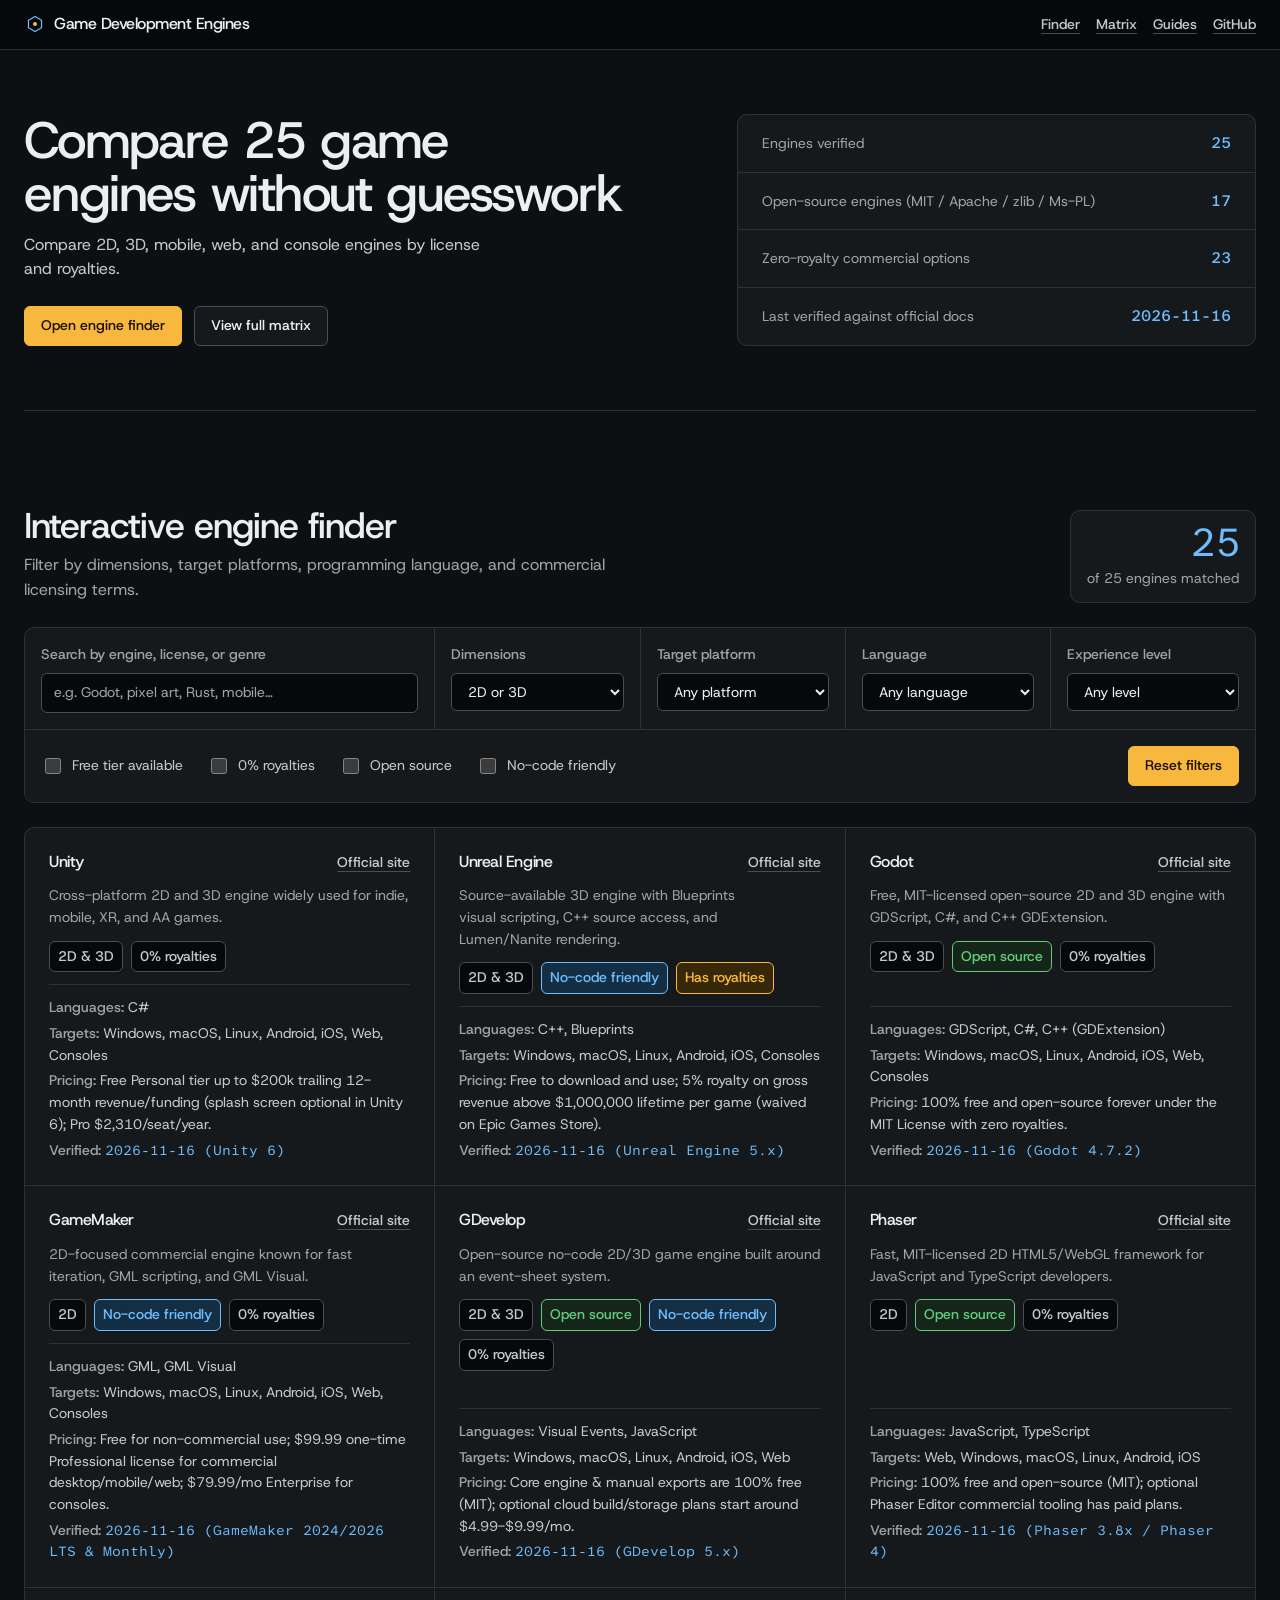
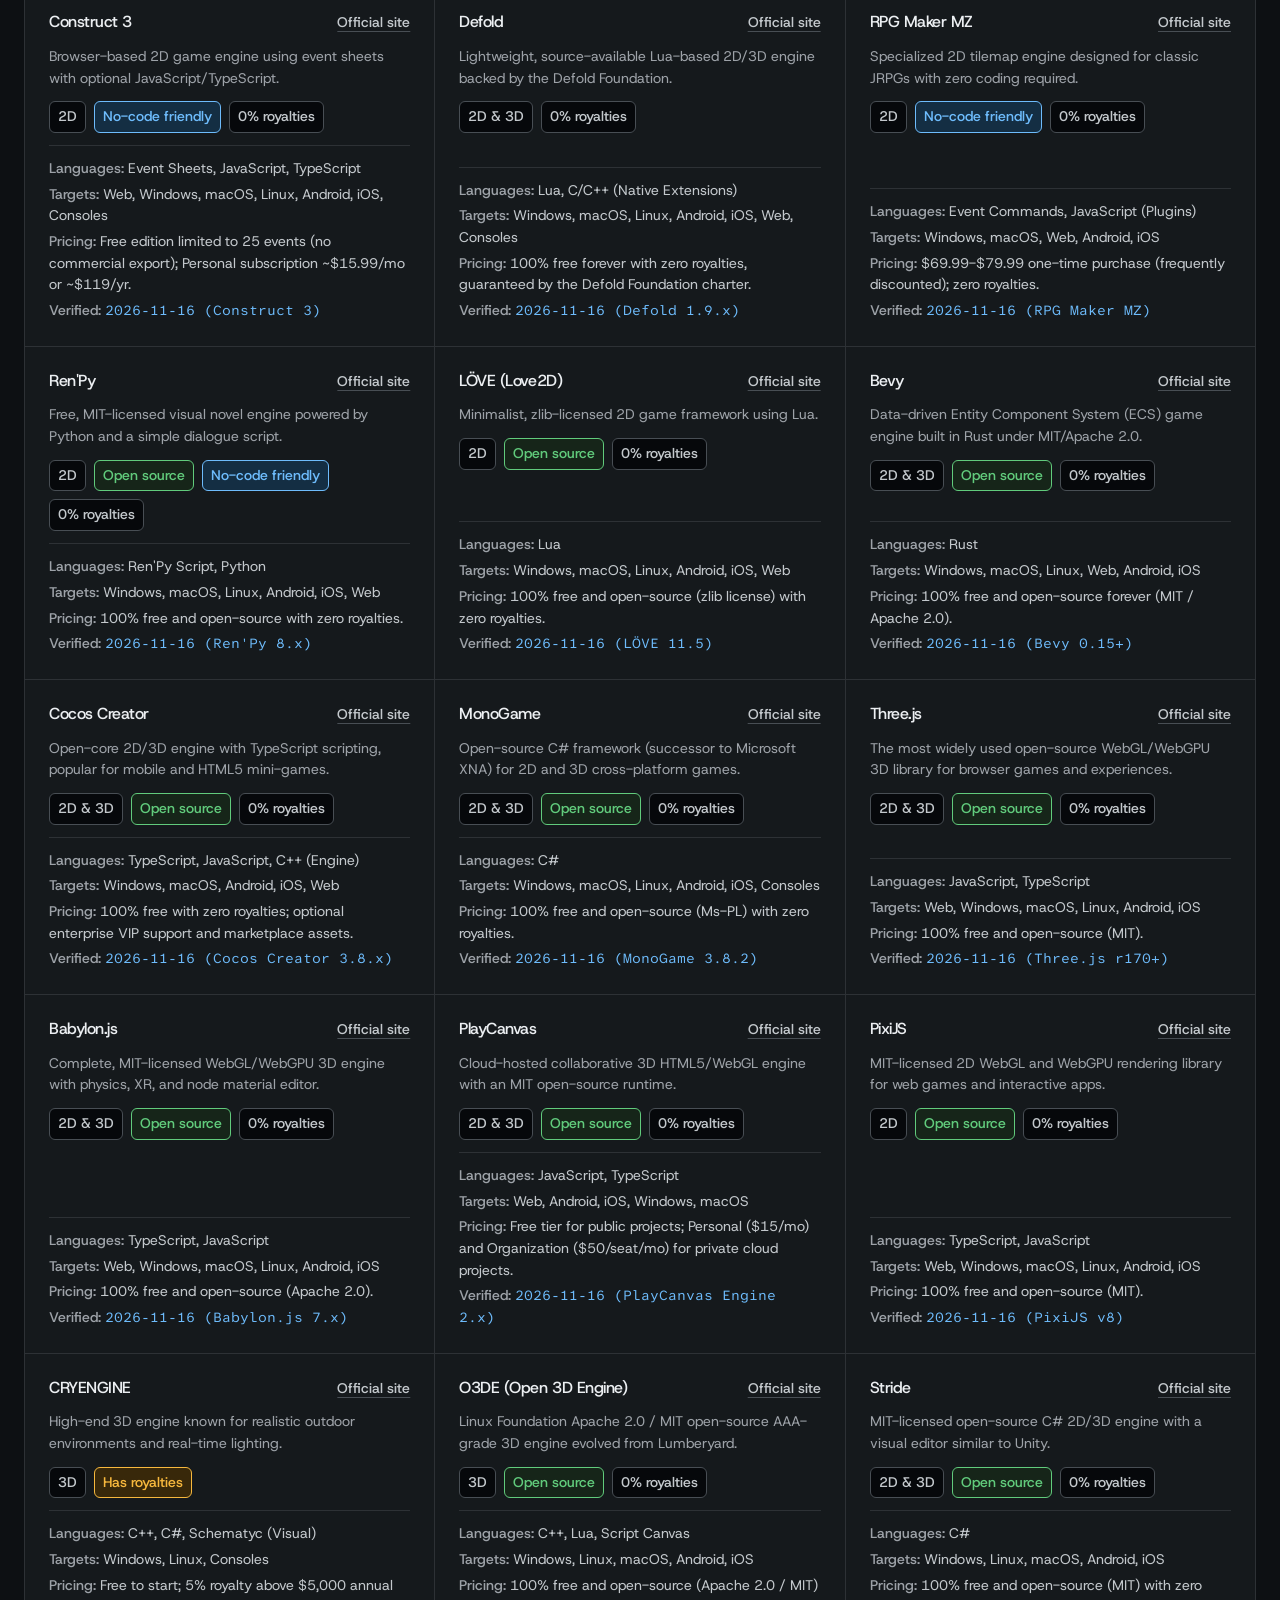
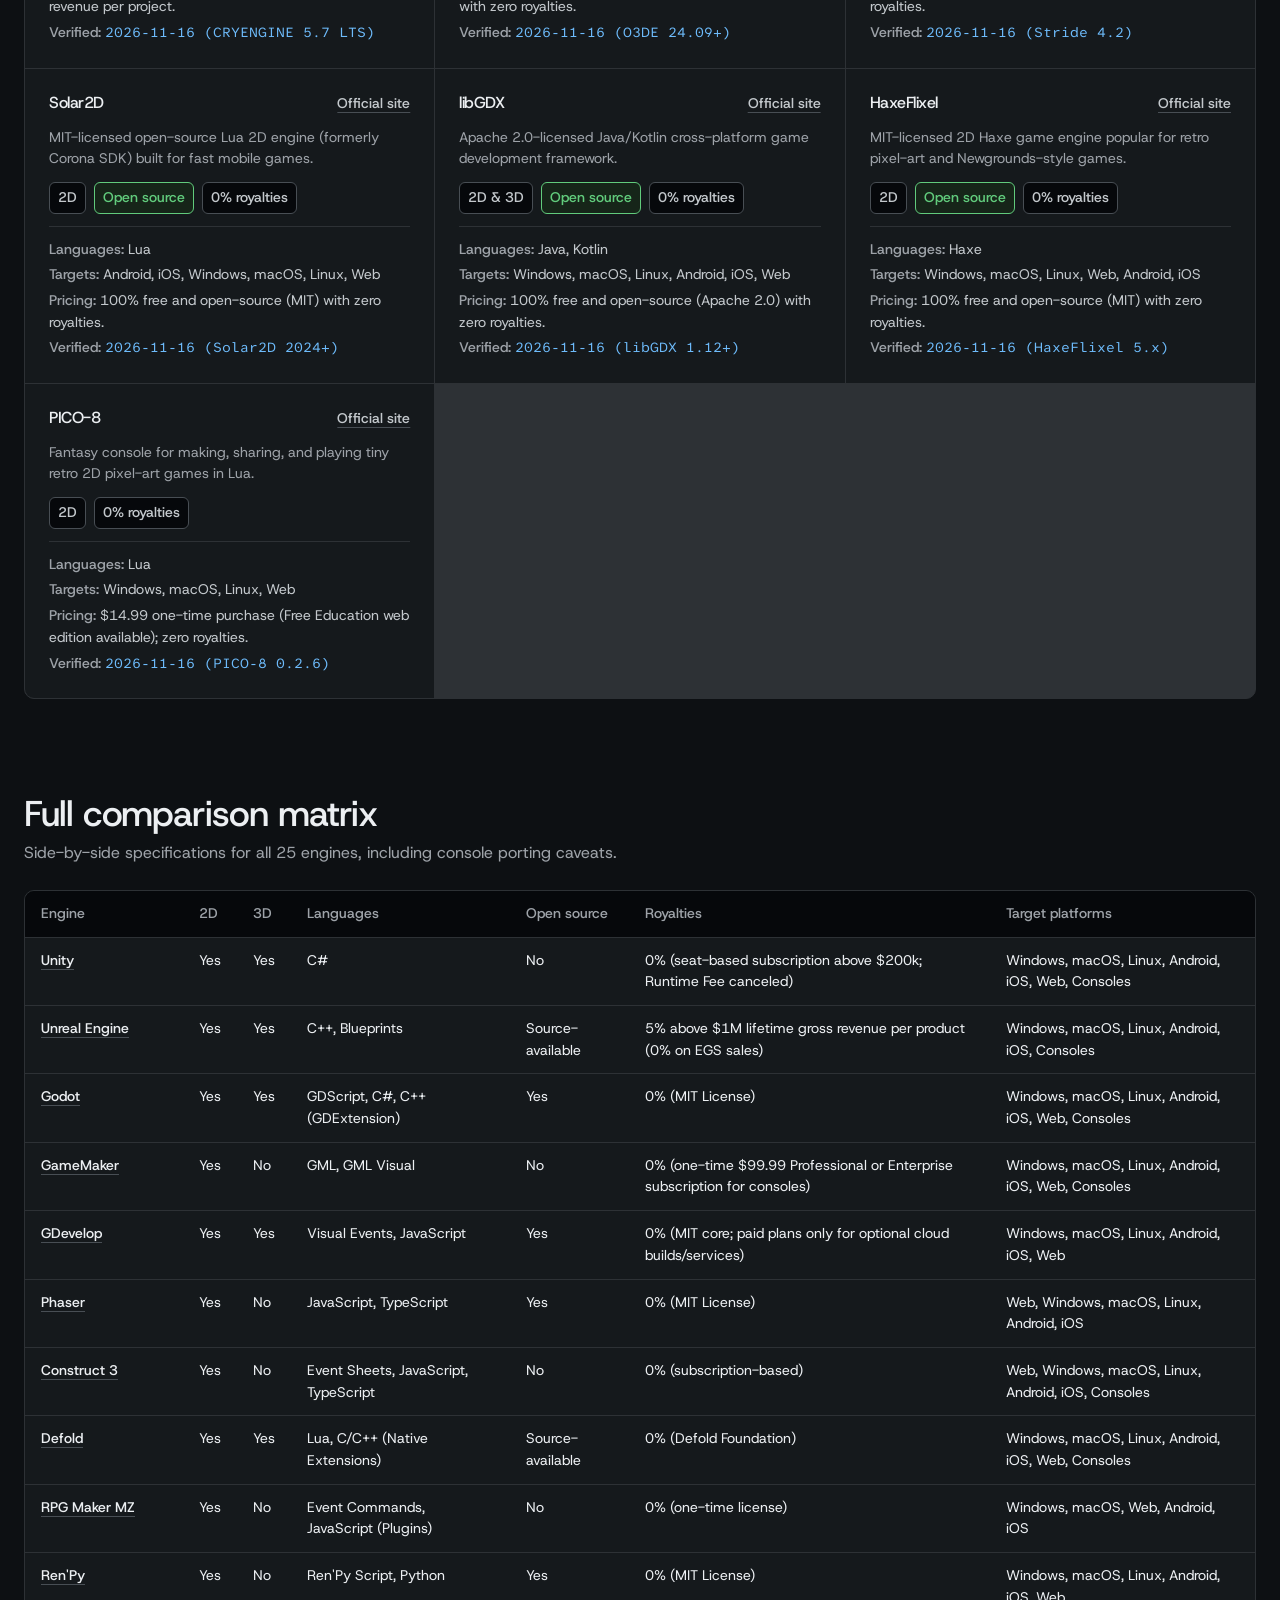
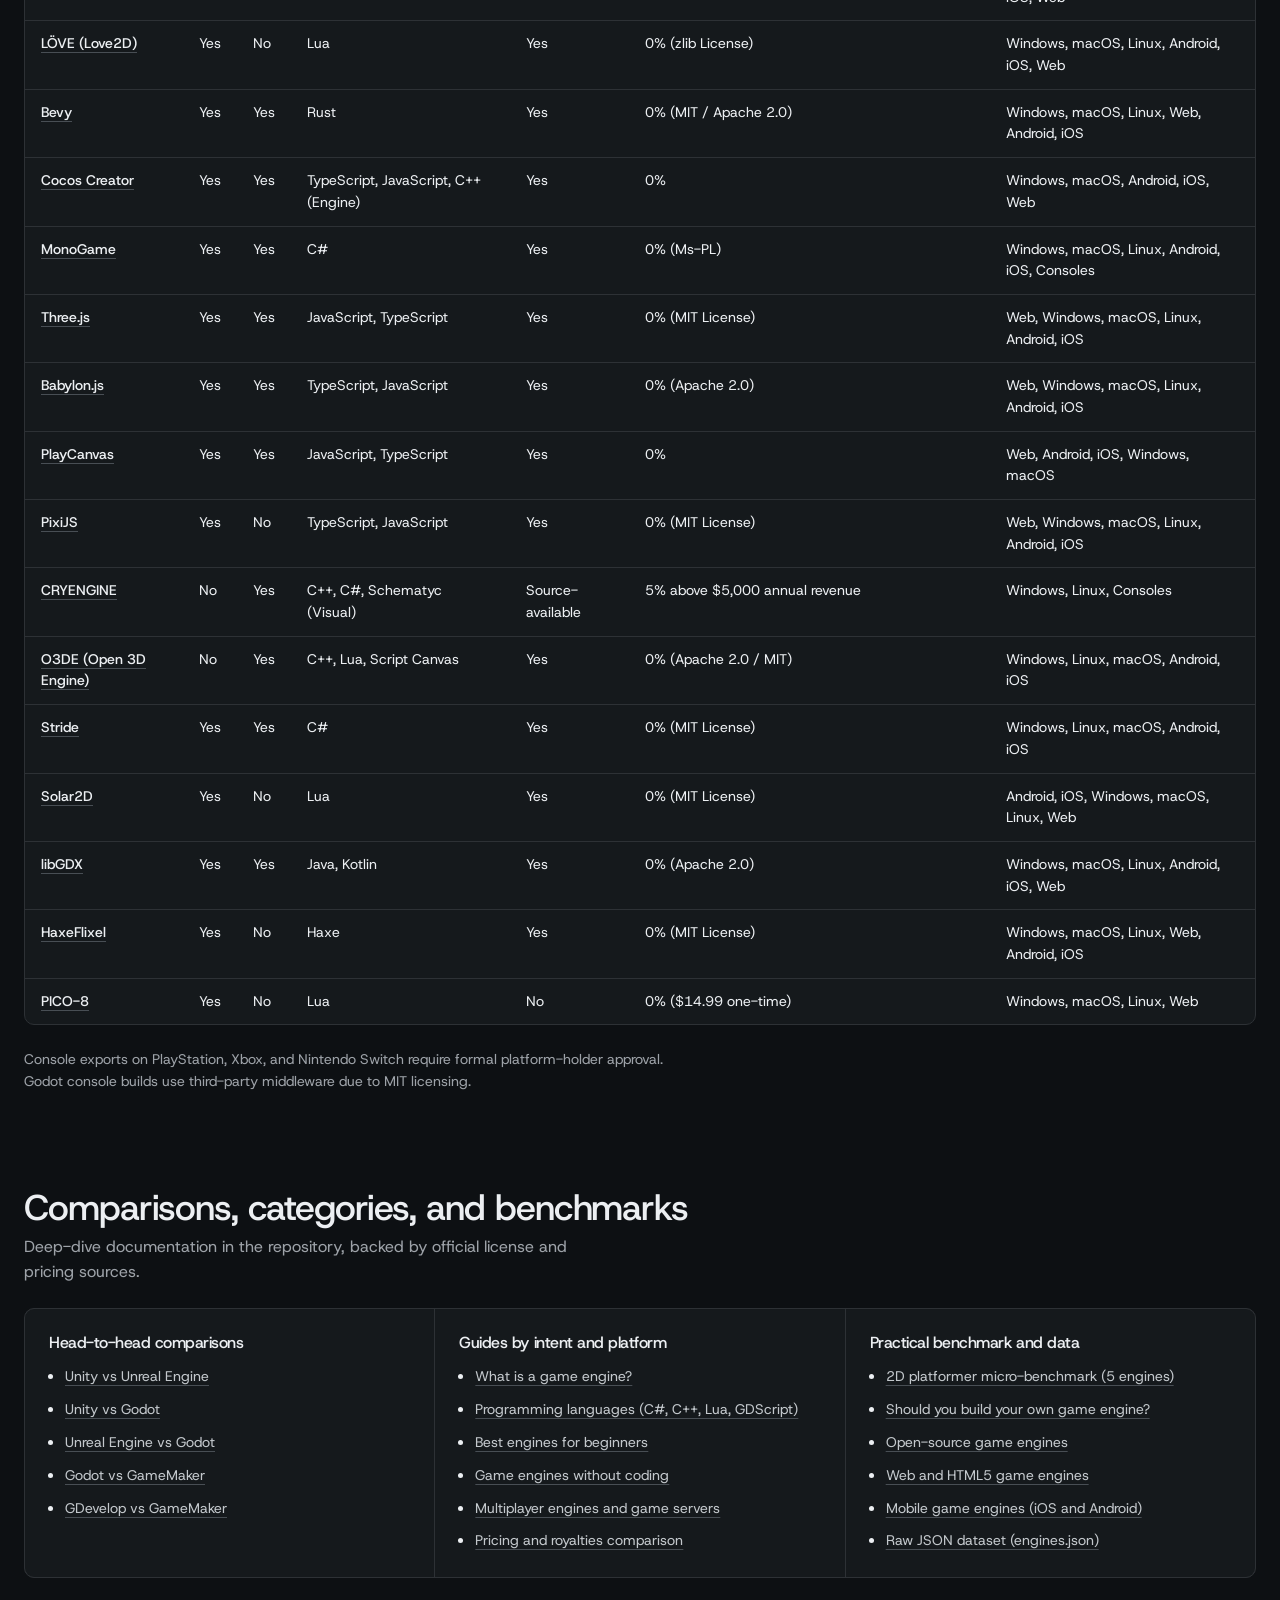
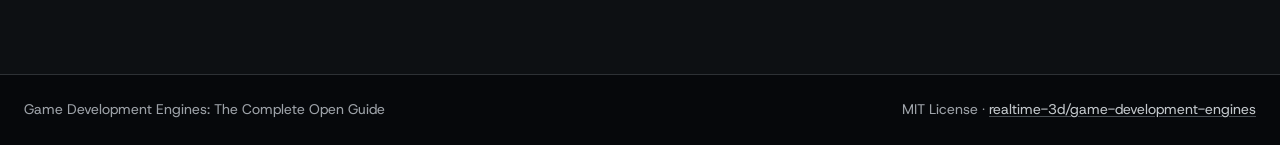
<file: docs/index.html>
<!DOCTYPE html>
<html lang="en">
<head>
  <meta charset="UTF-8" />
  <meta name="viewport" content="width=device-width, initial-scale=1.0" />
  <meta name="google-site-verification" content="HqgfQrEQATXaycciOAu8GzuJP8BSRHtaR1JrgBtnApU" />
  <title>Game Development Engines: Compare 25 Game Engines</title>
  <meta name="description" content="Compare 25 commercial and open-source game development engines across 2D, 3D, mobile, web, PC, and consoles with verified pricing and royalties." />
  <link rel="icon" type="image/svg+xml" href="favicon.svg" />
  <link rel="apple-touch-icon" href="assets/apple-touch-icon.png" />
  <meta property="og:type" content="website" />
  <meta property="og:title" content="Game Development Engines: Compare 25 Game Engines" />
  <meta property="og:description" content="Compare 25 commercial and open-source game development engines across 2D, 3D, mobile, web, PC, and consoles with verified pricing and royalties." />
  <meta property="og:url" content="https://realtime-3d.github.io/game-development-engines/" />
  <meta property="og:image" content="https://realtime-3d.github.io/game-development-engines/assets/og-preview.png" />
  <meta property="og:image:width" content="1200" />
  <meta property="og:image:height" content="630" />
  <meta name="twitter:card" content="summary_large_image" />
  <meta name="twitter:title" content="Game Development Engines: Compare 25 Game Engines" />
  <meta name="twitter:description" content="Compare 25 commercial and open-source game development engines across 2D, 3D, mobile, web, PC, and consoles." />
  <meta name="twitter:image" content="https://realtime-3d.github.io/game-development-engines/assets/og-preview.png" />
  <link rel="preconnect" href="https://fonts.googleapis.com" />
  <link rel="preconnect" href="https://fonts.gstatic.com" crossorigin />
  <link href="https://fonts.googleapis.com/css2?family=Atkinson+Hyperlegible+Mono:wght@400;500&family=Host+Grotesk:wght@400;500&display=swap" rel="stylesheet" />
  <link rel="stylesheet" href="styles.css" />
</head>
<body>
  <div class="shell">
    <nav class="topbar" aria-label="Primary navigation">
      <a class="wordmark" href="#top">
        <svg class="brand-mark" width="22" height="22" viewBox="0 0 64 64" fill="none" aria-hidden="true">
          <path d="M32 10L51 21V43L32 54L13 43V21L32 10Z" stroke="currentColor" stroke-width="3.5" stroke-linejoin="round"/>
          <circle cx="32" cy="32" r="6" fill="var(--color-accent)"/>
        </svg>
        <span>Game Development Engines</span>
      </a>
      <div class="topbar-links">
        <a class="nav-link" href="#finder">Finder</a>
        <a class="nav-link" href="#matrix">Matrix</a>
        <a class="nav-link" href="#guides">Guides</a>
        <a class="nav-link" href="https://github.com/realtime-3d/game-development-engines" target="_blank" rel="noopener">GitHub</a>
      </div>
    </nav>

    <main id="top" class="container">
      <section class="hero" aria-label="Overview">
        <div class="hero-copy">
          <h1>Compare 25 game engines without guesswork</h1>
          <p class="lede">Compare 2D, 3D, mobile, web, and console engines by license and royalties.</p>
          <div class="hero-actions">
            <a class="btn btn--primary" href="#finder">Open engine finder</a>
            <a class="btn" href="#matrix">View full matrix</a>
          </div>
        </div>

        <div class="hero-panel" aria-label="Dataset summary">
          <div class="stat-row">
            <span class="stat-label">Engines verified</span>
            <span class="stat-value">25</span>
          </div>
          <div class="stat-row">
            <span class="stat-label">Open-source engines (MIT / Apache / zlib / Ms-PL)</span>
            <span class="stat-value">17</span>
          </div>
          <div class="stat-row">
            <span class="stat-label">Zero-royalty commercial options</span>
            <span class="stat-value">23</span>
          </div>
          <div class="stat-row">
            <span class="stat-label">Last verified against official docs</span>
            <span class="stat-value" id="verified-stamp">2026-11-16</span>
          </div>
        </div>
      </section>

      <section id="finder" class="section" aria-label="Interactive engine finder">
        <div class="section-head">
          <div>
            <h2>Interactive engine finder</h2>
            <p class="section-lede">Filter by dimensions, target platforms, programming language, and commercial licensing terms.</p>
          </div>
          <div class="bench-reading" aria-live="polite">
            <span class="reading" id="reading-count">25</span>
            <span class="reading-unit" id="count">Loading engines…</span>
          </div>
        </div>

        <div class="controls-panel" aria-label="Engine filters">
          <div class="controls-grid">
            <div class="control-group control-search">
              <label for="search">Search by engine, license, or genre</label>
              <input id="search" type="text" placeholder="e.g. Godot, pixel art, Rust, mobile…" />
            </div>

            <div class="control-group">
              <label for="dimension">Dimensions</label>
              <select id="dimension">
                <option value="all">2D or 3D</option>
                <option value="2d">2D</option>
                <option value="3d">3D</option>
              </select>
            </div>

            <div class="control-group">
              <label for="platform">Target platform</label>
              <select id="platform">
                <option value="all">Any platform</option>
                <option value="Windows">Windows</option>
                <option value="macOS">macOS</option>
                <option value="Linux">Linux</option>
                <option value="Android">Android</option>
                <option value="iOS">iOS</option>
                <option value="Web">Web (HTML5/Wasm)</option>
                <option value="Consoles">Consoles</option>
              </select>
            </div>

            <div class="control-group">
              <label for="language">Language</label>
              <select id="language">
                <option value="all">Any language</option>
              </select>
            </div>

            <div class="control-group">
              <label for="skill">Experience level</label>
              <select id="skill">
                <option value="all">Any level</option>
                <option value="beginner">Beginner</option>
                <option value="intermediate">Intermediate</option>
                <option value="advanced">Advanced</option>
              </select>
            </div>
          </div>

          <div class="toggles-bar">
            <div class="toggles">
              <label class="toggle"><input id="freeOnly" type="checkbox" /> <span>Free tier available</span></label>
              <label class="toggle"><input id="zeroRoyaltyOnly" type="checkbox" /> <span>0% royalties</span></label>
              <label class="toggle"><input id="openSourceOnly" type="checkbox" /> <span>Open source</span></label>
              <label class="toggle"><input id="noCodeOnly" type="checkbox" /> <span>No-code friendly</span></label>
            </div>
            <button id="reset" class="btn btn--primary" type="button">Reset filters</button>
          </div>
        </div>

        <div id="grid" class="panels-grid" aria-live="polite"></div>
      </section>

      <section id="matrix" class="section" aria-label="Full comparison matrix">
        <div class="section-head">
          <div>
            <h2>Full comparison matrix</h2>
            <p class="section-lede">Side-by-side specifications for all 25 engines, including console porting caveats.</p>
          </div>
        </div>

        <div class="table-wrap">
          <table class="matrix-table">
            <thead>
              <tr>
                <th>Engine</th>
                <th>2D</th>
                <th>3D</th>
                <th>Languages</th>
                <th>Open source</th>
                <th>Royalties</th>
                <th>Target platforms</th>
              </tr>
            </thead>
            <tbody id="matrix-body">
              <tr>
                <td colspan="7">Loading matrix…</td>
              </tr>
            </tbody>
          </table>
        </div>
        <p class="footnote">Console exports on PlayStation, Xbox, and Nintendo Switch require formal platform-holder approval. Godot console builds use third-party middleware due to MIT licensing.</p>
      </section>

      <section id="guides" class="section" aria-label="Comparisons and guides">
        <div class="section-head">
          <div>
            <h2>Comparisons, categories, and benchmarks</h2>
            <p class="section-lede">Deep-dive documentation in the repository, backed by official license and pricing sources.</p>
          </div>
        </div>

        <div class="guides-grid">
          <div class="guide-panel">
            <h3>Head-to-head comparisons</h3>
            <ul class="guide-list">
              <li><a href="https://github.com/realtime-3d/game-development-engines/blob/main/comparisons/unity-vs-unreal-engine.md" target="_blank" rel="noopener">Unity vs Unreal Engine</a></li>
              <li><a href="https://github.com/realtime-3d/game-development-engines/blob/main/comparisons/unity-vs-godot.md" target="_blank" rel="noopener">Unity vs Godot</a></li>
              <li><a href="https://github.com/realtime-3d/game-development-engines/blob/main/comparisons/unreal-engine-vs-godot.md" target="_blank" rel="noopener">Unreal Engine vs Godot</a></li>
              <li><a href="https://github.com/realtime-3d/game-development-engines/blob/main/comparisons/godot-vs-gamemaker.md" target="_blank" rel="noopener">Godot vs GameMaker</a></li>
              <li><a href="https://github.com/realtime-3d/game-development-engines/blob/main/comparisons/gdevelop-vs-gamemaker.md" target="_blank" rel="noopener">GDevelop vs GameMaker</a></li>
            </ul>
          </div>

          <div class="guide-panel">
            <h3>Guides by intent and platform</h3>
            <ul class="guide-list">
              <li><a href="https://github.com/realtime-3d/game-development-engines/blob/main/categories/what-is-a-game-engine.md" target="_blank" rel="noopener">What is a game engine?</a></li>
              <li><a href="https://github.com/realtime-3d/game-development-engines/blob/main/categories/programming-languages.md" target="_blank" rel="noopener">Programming languages (C#, C++, Lua, GDScript)</a></li>
              <li><a href="https://github.com/realtime-3d/game-development-engines/blob/main/categories/beginners.md" target="_blank" rel="noopener">Best engines for beginners</a></li>
              <li><a href="https://github.com/realtime-3d/game-development-engines/blob/main/categories/no-code.md" target="_blank" rel="noopener">Game engines without coding</a></li>
              <li><a href="https://github.com/realtime-3d/game-development-engines/blob/main/categories/multiplayer-game-engines.md" target="_blank" rel="noopener">Multiplayer engines and game servers</a></li>
              <li><a href="https://github.com/realtime-3d/game-development-engines/blob/main/categories/pricing-and-royalties.md" target="_blank" rel="noopener">Pricing and royalties comparison</a></li>
            </ul>
          </div>

          <div class="guide-panel">
            <h3>Practical benchmark and data</h3>
            <ul class="guide-list">
              <li><a href="https://github.com/realtime-3d/game-development-engines/blob/main/benchmarks/2d-platformer-prototype.md" target="_blank" rel="noopener">2D platformer micro-benchmark (5 engines)</a></li>
              <li><a href="https://github.com/realtime-3d/game-development-engines/blob/main/categories/build-your-own-game-engine.md" target="_blank" rel="noopener">Should you build your own game engine?</a></li>
              <li><a href="https://github.com/realtime-3d/game-development-engines/blob/main/categories/open-source-game-engines.md" target="_blank" rel="noopener">Open-source game engines</a></li>
              <li><a href="https://github.com/realtime-3d/game-development-engines/blob/main/categories/web-html5-game-engines.md" target="_blank" rel="noopener">Web and HTML5 game engines</a></li>
              <li><a href="https://github.com/realtime-3d/game-development-engines/blob/main/categories/mobile-game-engines.md" target="_blank" rel="noopener">Mobile game engines (iOS and Android)</a></li>
              <li><a href="https://github.com/realtime-3d/game-development-engines/blob/main/data/engines.json" target="_blank" rel="noopener">Raw JSON dataset (engines.json)</a></li>
            </ul>
          </div>
        </div>
      </section>
    </main>

    <footer class="footer">
      <div class="footer-inner">
        <span>Game Development Engines: The Complete Open Guide</span>
        <span>MIT License · <a href="https://github.com/realtime-3d/game-development-engines" target="_blank" rel="noopener">realtime-3d/game-development-engines</a></span>
      </div>
    </footer>
  </div>
  <script src="app.js"></script>
</body>
</html>
</file>
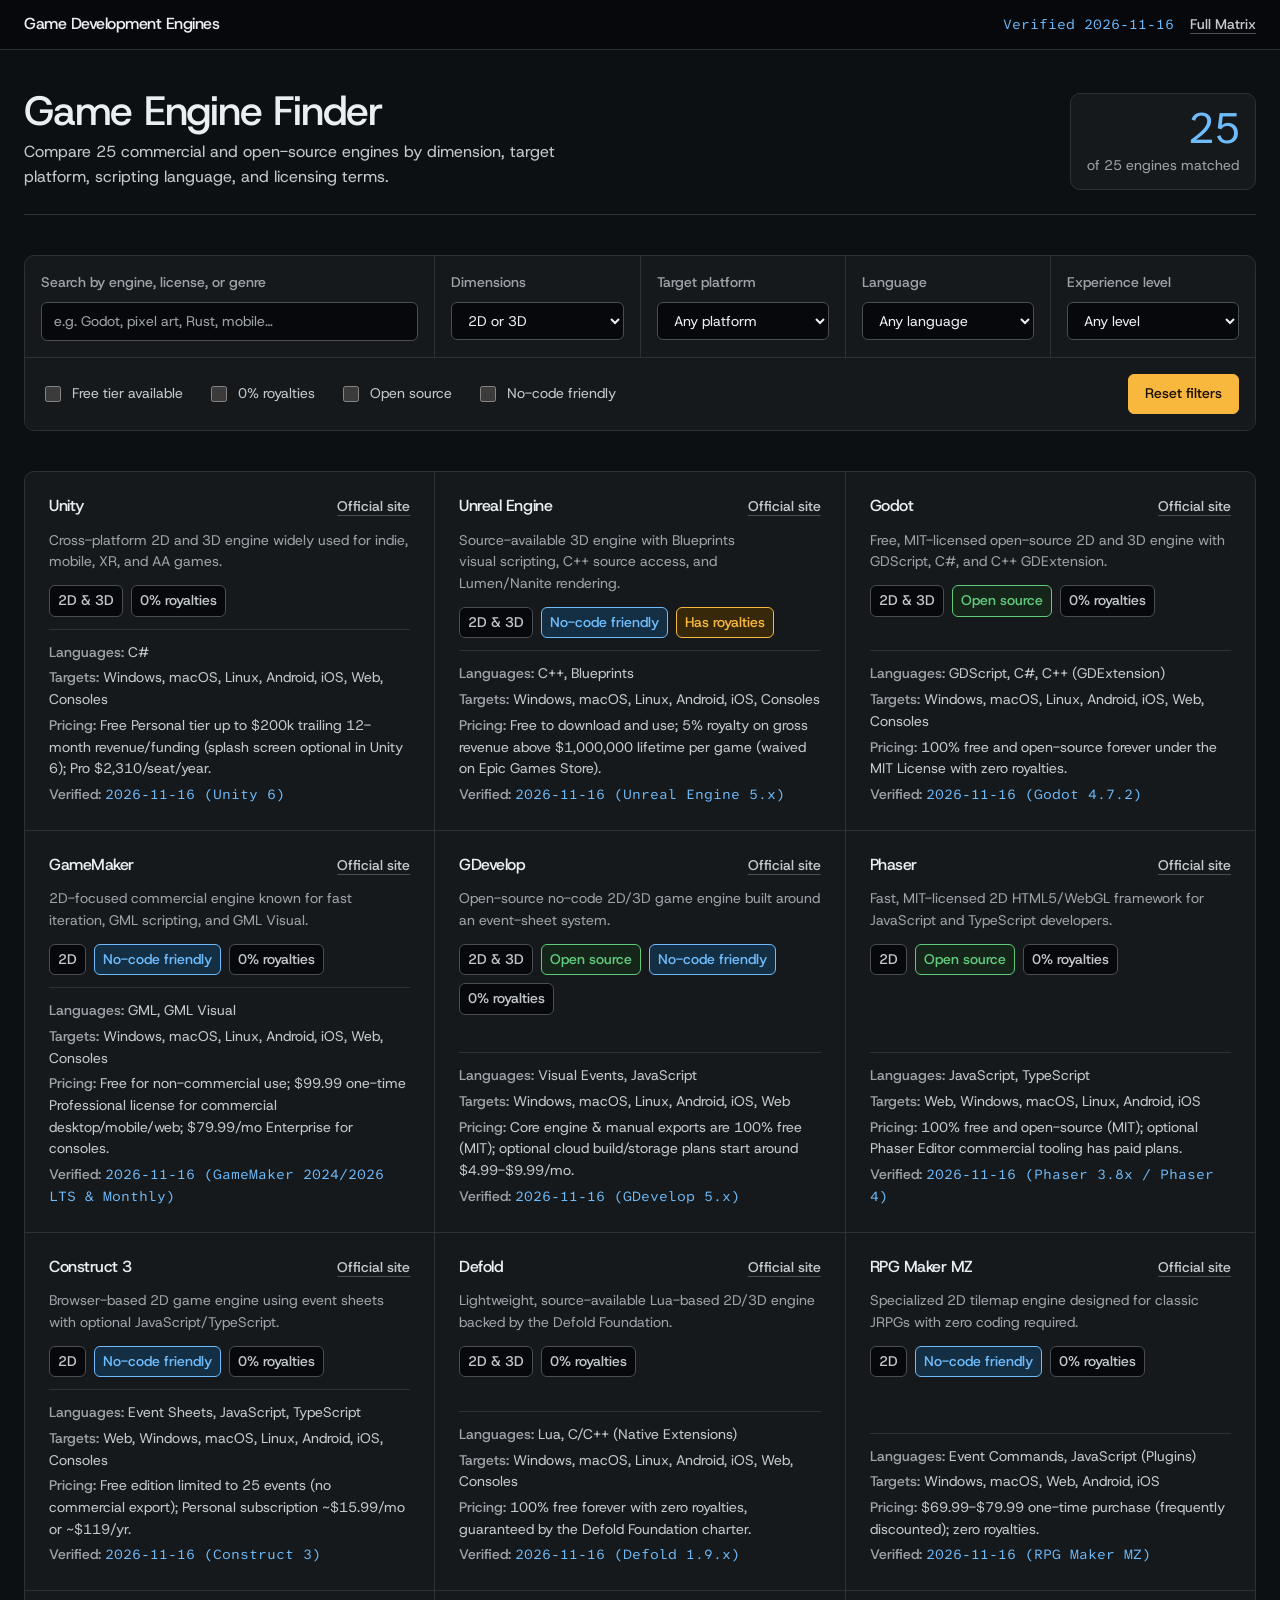
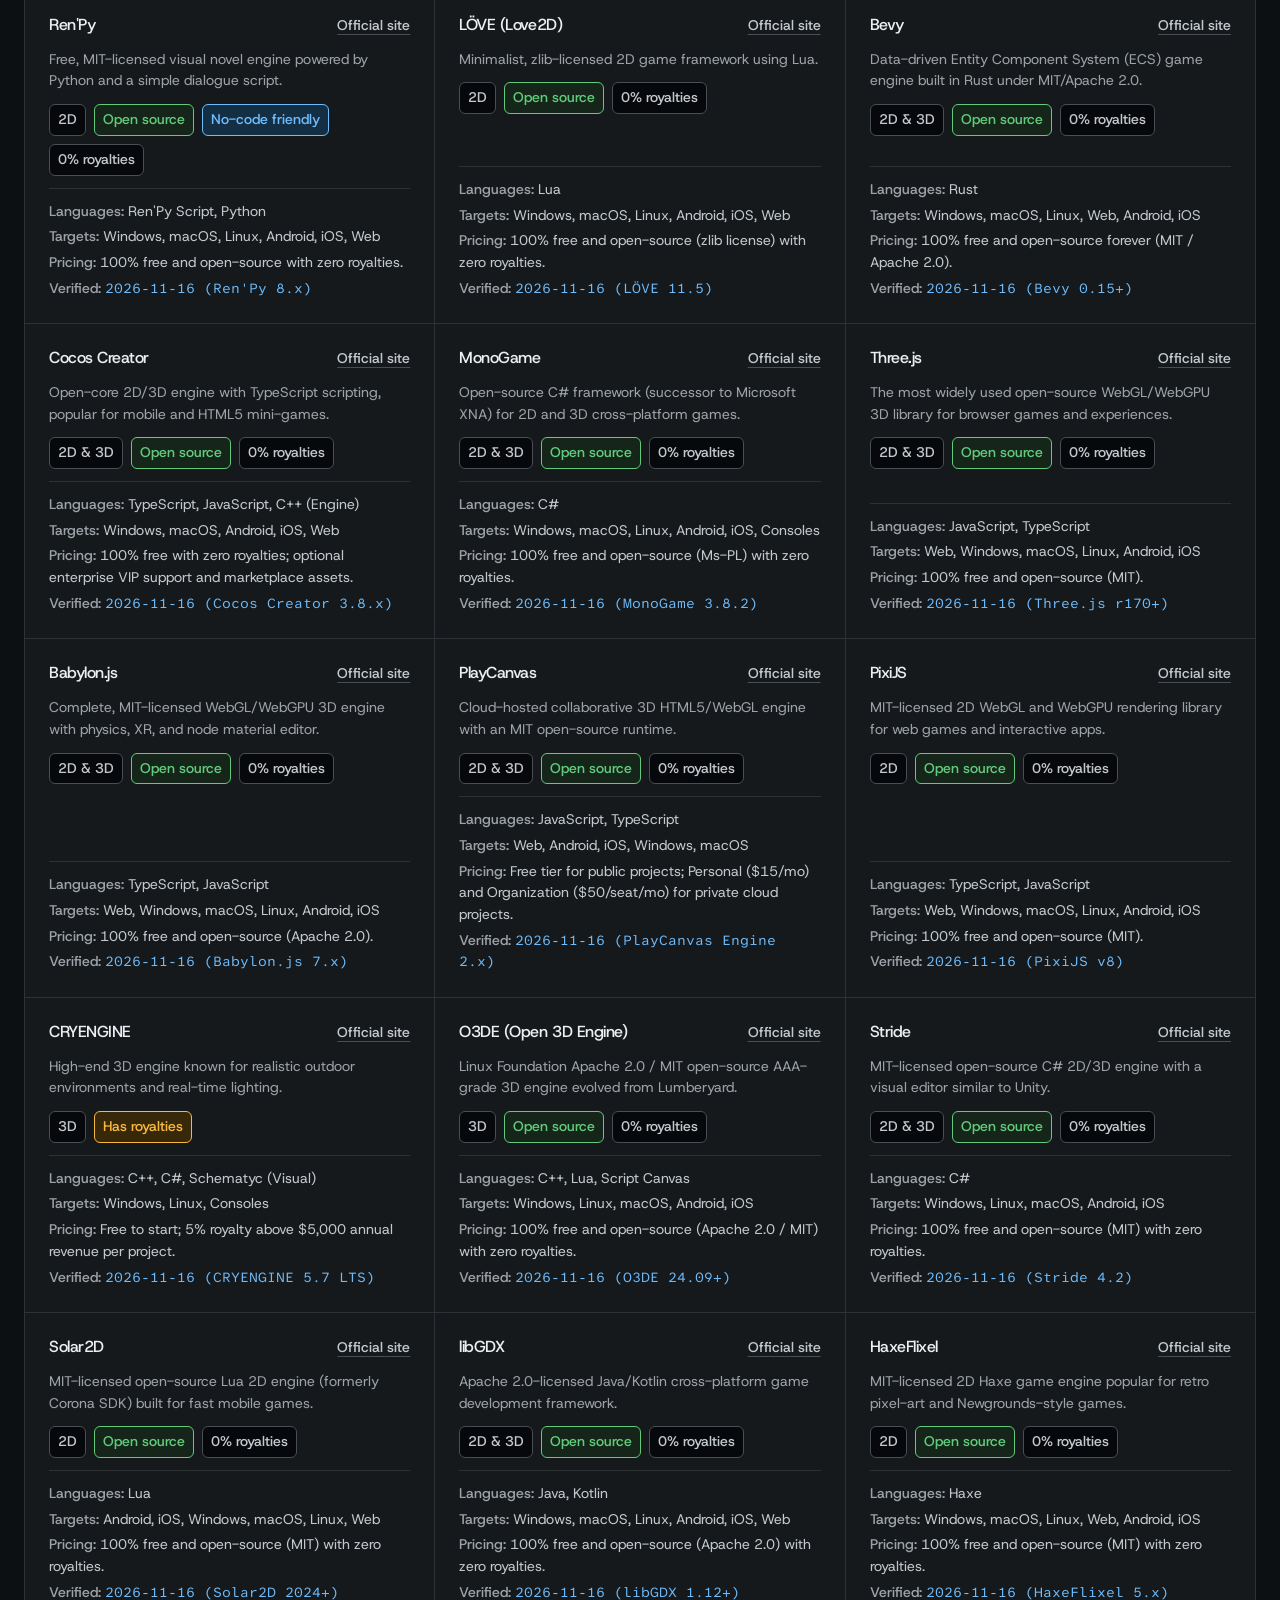
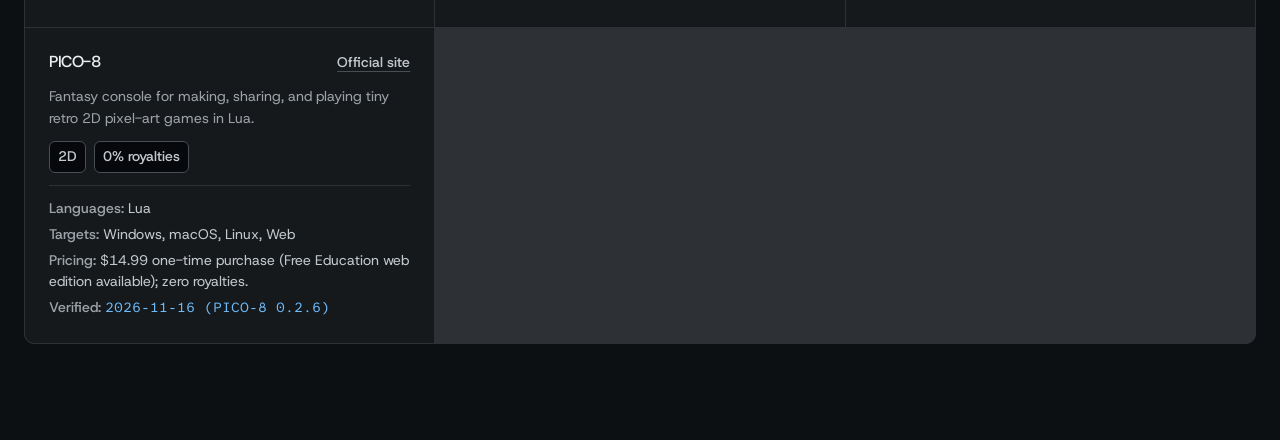
<file: tools/engine-finder/index.html>
<!DOCTYPE html>
<html lang="en">
<head>
  <meta charset="UTF-8" />
  <meta name="viewport" content="width=device-width, initial-scale=1.0" />
  <title>Game Engine Finder: Compare 25 Game Development Engines</title>
  <meta name="description" content="Filter 25 commercial and open-source game development engines by 2D or 3D support, target platforms, language, license, and royalties." />
  <link rel="icon" type="image/svg+xml" href="favicon.svg" />
  <link rel="preconnect" href="https://fonts.googleapis.com" />
  <link rel="preconnect" href="https://fonts.gstatic.com" crossorigin />
  <link href="https://fonts.googleapis.com/css2?family=Atkinson+Hyperlegible+Mono:wght@400;500&family=Host+Grotesk:wght@400;500&display=swap" rel="stylesheet" />
  <link rel="stylesheet" href="styles.css" />
</head>
<body>
  <div class="shell">
    <nav class="topbar" aria-label="Primary navigation">
      <a class="wordmark" href="../../README.md">Game Development Engines</a>
      <div class="topbar-meta">
        <span class="measured" id="verified-stamp">Verified 2026-11-16</span>
        <a class="nav-link" href="../../README.md#compare-all-game-engines">Full Matrix</a>
      </div>
    </nav>

    <main class="container">
      <header class="bench-head">
        <div class="bench-title">
          <h1>Game Engine Finder</h1>
          <p class="lede">Compare 25 commercial and open-source engines by dimension, target platform, scripting language, and licensing terms.</p>
        </div>
        <div class="bench-reading" aria-live="polite">
          <span class="reading" id="reading-count">25</span>
          <span class="reading-unit" id="count">Loading engines…</span>
        </div>
      </header>

      <section class="controls-panel" aria-label="Engine filters">
        <div class="controls-grid">
          <div class="control-group control-search">
            <label for="search">Search by engine, license, or genre</label>
            <input id="search" type="text" placeholder="e.g. Godot, pixel art, Rust, mobile…" />
          </div>

          <div class="control-group">
            <label for="dimension">Dimensions</label>
            <select id="dimension">
              <option value="all">2D or 3D</option>
              <option value="2d">2D</option>
              <option value="3d">3D</option>
            </select>
          </div>

          <div class="control-group">
            <label for="platform">Target platform</label>
            <select id="platform">
              <option value="all">Any platform</option>
              <option value="Windows">Windows</option>
              <option value="macOS">macOS</option>
              <option value="Linux">Linux</option>
              <option value="Android">Android</option>
              <option value="iOS">iOS</option>
              <option value="Web">Web (HTML5/Wasm)</option>
              <option value="Consoles">Consoles</option>
            </select>
          </div>

          <div class="control-group">
            <label for="language">Language</label>
            <select id="language">
              <option value="all">Any language</option>
            </select>
          </div>

          <div class="control-group">
            <label for="skill">Experience level</label>
            <select id="skill">
              <option value="all">Any level</option>
              <option value="beginner">Beginner</option>
              <option value="intermediate">Intermediate</option>
              <option value="advanced">Advanced</option>
            </select>
          </div>
        </div>

        <div class="toggles-bar">
          <div class="toggles">
            <label class="toggle"><input id="freeOnly" type="checkbox" /> <span>Free tier available</span></label>
            <label class="toggle"><input id="zeroRoyaltyOnly" type="checkbox" /> <span>0% royalties</span></label>
            <label class="toggle"><input id="openSourceOnly" type="checkbox" /> <span>Open source</span></label>
            <label class="toggle"><input id="noCodeOnly" type="checkbox" /> <span>No-code friendly</span></label>
          </div>
          <button id="reset" class="btn btn--primary" type="button">Reset filters</button>
        </div>
      </section>

      <section id="grid" class="panels-grid" aria-live="polite" aria-label="Matching game engines"></section>
    </main>
  </div>
  <script src="app.js"></script>
</body>
</html>
</file>
<file: docs/styles.css>
/* Hallmark · shape: workbench · genre: modern-minimal · theme: Console (deal 1/3, seed interactive-game-engine-directory-d36d·96f3b136·2026-11-16·r0) · redesign: full
 * nav: topbar wordmark and section links · hero: Workbench · signature: live dataset summary panel beside hero and measured match counter in finder · console: graphite
 * axes: dark/grotesk-sans/chromatic-amber · posture: restrained · contrast: pass · v2.0.0 */
/* Hallmark · pre-emit critique: P5 H5 E5 S4 R5 V4 · weakest: S, built full Console workbench with live matrix and filter bench */
@import url("./tokens.css");
@import url("./base.css");

body {
  background-color: var(--color-paper);
  color: var(--color-ink);
  font-family: var(--font-body);
  font-size: var(--text-body);
  line-height: 1.55;
}

.shell {
  min-height: 100dvh;
  display: flex;
  flex-direction: column;
}

.topbar {
  border-bottom: var(--rule-hair) solid var(--color-rule);
  background-color: var(--color-paper-3);
  padding: var(--space-sm) var(--space-lg);
  display: flex;
  align-items: center;
  justify-content: space-between;
  gap: var(--space-md);
}

.wordmark {
  display: inline-flex;
  align-items: center;
  gap: var(--space-xs);
  color: var(--color-ink);
  font-family: var(--font-display);
  font-weight: var(--display-weight);
  font-size: var(--text-title);
  letter-spacing: var(--tracking-display);
  text-decoration: none;
}

.brand-mark {
  color: var(--color-cool);
  flex-shrink: 0;
}

.wordmark:hover {
  color: var(--color-accent);
}

.topbar-links {
  display: flex;
  align-items: center;
  flex-wrap: wrap;
  gap: var(--space-md);
}

.nav-link {
  color: var(--color-ink-2);
  font-size: var(--text-sm);
  font-weight: 500;
  text-decoration: underline;
  text-decoration-color: var(--color-rule-2);
  text-underline-offset: 0.25em;
}

.nav-link:hover {
  color: var(--color-accent);
  text-decoration-color: var(--color-accent);
}

.container {
  width: 100%;
  max-width: 1440px;
  margin-inline: auto;
  padding: var(--space-2xl) var(--space-lg) var(--space-3xl);
  display: flex;
  flex-direction: column;
  gap: var(--space-3xl);
}

.hero {
  display: grid;
  grid-template-columns: minmax(0, 1.25fr) minmax(0, 1fr);
  gap: var(--space-2xl);
  align-items: center;
  padding-bottom: var(--space-2xl);
  border-bottom: var(--rule-hair) solid var(--color-rule);
}

.hero-copy h1 {
  margin: 0 0 var(--space-sm);
  font-family: var(--font-display);
  font-weight: var(--display-weight);
  font-size: clamp(2.25rem, 4vw, 3.25rem);
  letter-spacing: var(--tracking-display);
  line-height: 1.04;
  color: var(--color-ink);
  text-wrap: balance;
  overflow-wrap: break-word;
  min-width: 0;
}

.lede {
  margin: 0 0 var(--space-lg);
  color: var(--color-ink-2);
  font-size: var(--text-body);
  max-width: 54ch;
}

.hero-actions {
  display: flex;
  flex-wrap: wrap;
  gap: var(--space-sm);
}

.hero-panel {
  background-color: var(--color-rule);
  color: var(--color-ink);
  border: var(--rule-hair) solid var(--color-rule);
  border-radius: var(--radius-card);
  display: grid;
  gap: var(--rule-hair);
  overflow: hidden;
}

.stat-row {
  background-color: var(--color-paper-2);
  color: var(--color-ink);
  padding: var(--space-md) var(--space-lg);
  display: flex;
  align-items: baseline;
  justify-content: space-between;
  gap: var(--space-md);
}

.stat-label {
  color: var(--color-muted);
  font-size: var(--text-sm);
}

.stat-value {
  font-family: var(--font-outlier);
  font-size: var(--text-title);
  font-weight: 500;
  color: var(--color-cool);
  font-variant-numeric: tabular-nums slashed-zero;
}

.section {
  display: flex;
  flex-direction: column;
  gap: var(--space-lg);
}

.section-head {
  display: flex;
  align-items: flex-end;
  justify-content: space-between;
  gap: var(--space-xl);
}

.section-head h2 {
  margin: 0 0 var(--space-xs);
  font-family: var(--font-display);
  font-weight: var(--display-weight);
  font-size: clamp(1.75rem, 2.8vw, 2.5rem);
  letter-spacing: var(--tracking-display);
  line-height: 1.06;
  color: var(--color-ink);
  text-wrap: balance;
  overflow-wrap: break-word;
  min-width: 0;
}

.section-lede {
  margin: 0;
  color: var(--color-muted);
  max-width: 60ch;
}

.bench-reading {
  display: flex;
  flex-direction: column;
  align-items: flex-end;
  flex-shrink: 0;
  padding: var(--space-sm) var(--space-md);
  background-color: var(--color-paper-2);
  color: var(--color-ink);
  border: var(--rule-hair) solid var(--color-rule);
  border-radius: var(--radius-card);
}

.reading {
  font-family: var(--font-outlier);
  font-size: clamp(2rem, 3.2vw, 2.75rem);
  font-weight: 400;
  letter-spacing: -0.04em;
  line-height: 1;
  color: var(--color-cool);
  font-variant-numeric: tabular-nums slashed-zero;
}

.reading-unit {
  color: var(--color-muted);
  font-size: var(--text-sm);
  margin-top: var(--space-2xs);
}

.controls-panel {
  background-color: var(--color-paper-2);
  color: var(--color-ink);
  border: var(--rule-hair) solid var(--color-rule);
  border-radius: var(--radius-card);
  overflow: hidden;
}

.controls-grid {
  display: grid;
  grid-template-columns: repeat(auto-fit, minmax(190px, 1fr));
  gap: var(--rule-hair);
  background-color: var(--color-rule);
  border-bottom: var(--rule-hair) solid var(--color-rule);
}

.control-group {
  background-color: var(--color-paper-2);
  color: var(--color-ink);
  padding: var(--space-md);
  display: flex;
  flex-direction: column;
  gap: var(--space-xs);
}

.control-search {
  grid-column: span 2;
}

.control-group label {
  font-family: var(--font-body);
  font-size: var(--text-sm);
  font-weight: 500;
  color: var(--color-muted);
}

.control-group input[type="text"],
.control-group select {
  width: 100%;
  padding: var(--space-xs) var(--space-sm);
  border-radius: var(--radius-pill);
  border: var(--rule-hair) solid var(--color-rule-2);
  background-color: var(--color-paper-3);
  color: var(--color-ink);
  font-family: var(--font-body);
  font-size: var(--text-sm);
  transition: border-color var(--dur-short) var(--ease-out);
}

.control-group input[type="text"]::placeholder {
  color: var(--color-muted);
}

.control-group input[type="text"]:hover,
.control-group select:hover {
  border-color: var(--color-ink-2);
}

.control-group input[type="text"]:disabled,
.control-group select:disabled {
  opacity: 0.45;
  cursor: not-allowed;
}

.toggles-bar {
  display: flex;
  flex-wrap: wrap;
  align-items: center;
  justify-content: space-between;
  gap: var(--space-md);
  padding: var(--space-md);
  background-color: var(--color-paper-2);
  color: var(--color-ink);
}

.toggles {
  display: flex;
  flex-wrap: wrap;
  gap: var(--space-sm) var(--space-lg);
}

.toggle {
  display: inline-flex;
  align-items: center;
  gap: var(--space-xs);
  font-size: var(--text-sm);
  color: var(--color-ink-2);
  cursor: pointer;
}

.toggle input[type="checkbox"] {
  accent-color: var(--color-accent);
  width: 1rem;
  height: 1rem;
  cursor: pointer;
}

.btn {
  display: inline-flex;
  align-items: center;
  justify-content: center;
  border: var(--rule-hair) solid var(--color-rule-2);
  border-radius: var(--radius-pill);
  padding: var(--space-xs) var(--space-md);
  background-color: var(--color-paper-2);
  color: var(--color-ink);
  font-family: var(--font-body);
  font-size: var(--text-sm);
  font-weight: 500;
  text-decoration: none;
  cursor: pointer;
  transition: background-color var(--dur-short) var(--ease-out), border-color var(--dur-short) var(--ease-out);
}

.btn:hover {
  border-color: var(--color-ink);
}

.btn--primary {
  background-color: var(--color-accent);
  border-color: var(--color-accent);
  color: var(--color-accent-ink);
}

.btn--primary:hover {
  background-color: var(--color-ink);
  border-color: var(--color-ink);
  color: var(--color-accent-ink);
}

.btn:active {
  transform: translateY(1px);
}

.btn:disabled {
  opacity: 0.45;
  cursor: not-allowed;
}

a:focus-visible,
button:focus-visible,
input:focus-visible,
select:focus-visible {
  outline: 2px solid var(--color-focus);
  outline-offset: 2px;
}

.panels-grid {
  display: grid;
  grid-template-columns: repeat(auto-fill, minmax(330px, 1fr));
  gap: var(--rule-hair);
  background-color: var(--color-rule);
  color: var(--color-ink);
  border: var(--rule-hair) solid var(--color-rule);
  border-radius: var(--radius-card);
  overflow: hidden;
}

.card {
  background-color: var(--color-paper-2);
  color: var(--color-ink);
  padding: var(--space-lg);
  display: flex;
  flex-direction: column;
  gap: var(--space-sm);
}

.card-header {
  display: flex;
  justify-content: space-between;
  align-items: baseline;
  gap: var(--space-sm);
}

.card-header h3 {
  margin: 0;
  font-family: var(--font-display);
  font-weight: var(--display-weight);
  font-size: var(--text-title);
  letter-spacing: var(--tracking-display);
  line-height: 1.15;
  color: var(--color-ink);
  text-wrap: balance;
  overflow-wrap: break-word;
  min-width: 0;
}

.card-header a {
  color: var(--color-ink-2);
  font-size: var(--text-sm);
  font-weight: 500;
  text-decoration: underline;
  text-decoration-color: var(--color-rule-2);
  text-underline-offset: 0.25em;
  flex-shrink: 0;
}

.card-header a:hover {
  color: var(--color-accent);
  text-decoration-color: var(--color-accent);
}

.tagline {
  margin: 0;
  color: var(--color-muted);
  font-size: var(--text-sm);
  max-width: 55ch;
}

.badges {
  display: flex;
  flex-wrap: wrap;
  gap: var(--space-xs);
}

.badge {
  font-family: var(--font-body);
  font-size: var(--text-sm);
  font-weight: 500;
  padding: var(--space-2xs) var(--space-xs);
  border-radius: var(--radius-pill);
  border: var(--rule-hair) solid var(--color-rule-2);
  background-color: var(--color-paper-3);
  color: var(--color-ink-2);
}

.badge.oss {
  background-color: var(--color-ok-soft);
  border-color: var(--color-ok);
  color: var(--color-ok);
}

.badge.nocode {
  background-color: var(--color-cool-soft);
  border-color: var(--color-cool);
  color: var(--color-cool);
}

.badge.royalty {
  background-color: var(--color-accent-soft);
  border-color: var(--color-accent);
  color: var(--color-accent);
}

.meta {
  margin-top: auto;
  padding-top: var(--space-sm);
  border-top: var(--rule-hair) solid var(--color-rule);
  font-size: var(--text-sm);
  color: var(--color-ink-2);
  display: grid;
  gap: var(--space-2xs);
}

.meta strong {
  color: var(--color-muted);
  font-weight: 500;
}

.meta-verified {
  font-family: var(--font-outlier);
  font-size: var(--text-sm);
  font-variant-numeric: tabular-nums slashed-zero;
  color: var(--color-cool);
}

.empty {
  grid-column: 1 / -1;
  text-align: center;
  padding: var(--space-2xl) var(--space-lg);
  background-color: var(--color-paper-2);
  color: var(--color-muted);
}

.table-wrap {
  width: 100%;
  overflow-x: auto;
  border: var(--rule-hair) solid var(--color-rule);
  border-radius: var(--radius-card);
  background-color: var(--color-paper-2);
  color: var(--color-ink);
}

.matrix-table {
  width: 100%;
  border-collapse: collapse;
  font-size: var(--text-sm);
  text-align: left;
}

.matrix-table th,
.matrix-table td {
  padding: var(--space-sm) var(--space-md);
  border-bottom: var(--rule-hair) solid var(--color-rule);
  vertical-align: top;
}

.matrix-table th {
  background-color: var(--color-paper-3);
  color: var(--color-muted);
  font-weight: 500;
}

.matrix-table tbody tr:last-child td {
  border-bottom: none;
}

.matrix-table a {
  color: var(--color-ink);
  font-weight: 500;
  text-decoration: underline;
  text-decoration-color: var(--color-rule-2);
  text-underline-offset: 0.25em;
}

.matrix-table a:hover {
  color: var(--color-accent);
}

.footnote {
  margin: 0;
  font-size: var(--text-sm);
  color: var(--color-muted);
  max-width: 72ch;
}

.guides-grid {
  display: grid;
  grid-template-columns: repeat(3, minmax(0, 1fr));
  gap: var(--rule-hair);
  background-color: var(--color-rule);
  color: var(--color-ink);
  border: var(--rule-hair) solid var(--color-rule);
  border-radius: var(--radius-card);
  overflow: hidden;
}

.guide-panel {
  background-color: var(--color-paper-2);
  color: var(--color-ink);
  padding: var(--space-lg);
}

.guide-panel h3 {
  margin: 0 0 var(--space-sm);
  font-family: var(--font-display);
  font-weight: var(--display-weight);
  font-size: var(--text-title);
  letter-spacing: var(--tracking-display);
  color: var(--color-ink);
}

.guide-list {
  margin: 0;
  padding-left: var(--space-md);
  display: grid;
  gap: var(--space-xs);
}

.guide-list a {
  color: var(--color-ink-2);
  font-size: var(--text-sm);
  text-decoration: underline;
  text-decoration-color: var(--color-rule-2);
  text-underline-offset: 0.25em;
}

.guide-list a:hover {
  color: var(--color-accent);
}

.footer {
  margin-top: auto;
  border-top: var(--rule-hair) solid var(--color-rule);
  background-color: var(--color-paper-3);
  color: var(--color-muted);
  padding: var(--space-lg);
}

.footer-inner {
  max-width: 1440px;
  margin-inline: auto;
  display: flex;
  flex-wrap: wrap;
  justify-content: space-between;
  gap: var(--space-md);
  font-size: var(--text-sm);
}

.footer a {
  color: var(--color-ink-2);
  text-decoration: underline;
  text-decoration-color: var(--color-rule-2);
}

.footer a:hover {
  color: var(--color-accent);
}

::selection {
  background: color-mix(in oklab, var(--color-accent) 25%, transparent);
}

@media (max-width: 900px) {
  .hero {
    grid-template-columns: minmax(0, 1fr);
  }
  .guides-grid {
    grid-template-columns: minmax(0, 1fr);
  }
  .section-head {
    flex-direction: column;
    align-items: flex-start;
  }
  .bench-reading {
    align-items: flex-start;
  }
  .control-search {
    grid-column: span 1;
  }
}

@media (prefers-reduced-motion: reduce) {
  .btn,
  .control-group input[type="text"],
  .control-group select {
    transition: none;
  }
}
</file>
<file: tools/engine-finder/styles.css>
/* Hallmark · shape: app screen · genre: modern-minimal · theme: Console (deal 1/3, seed interactive-game-engine-directory-d36d·96f3b136·2026-11-16·r0) · redesign: full
 * nav: topbar wordmark and matrix link · signature: live measured match reading beside hairline filter bench · states: default, hover, focus-visible, active, checked, disabled, empty, error · console: graphite
 * axes: dark/grotesk-sans/chromatic-amber · posture: restrained · contrast: pass · v2.0.0 */
/* Hallmark · pre-emit critique: P5 H5 E5 S4 R5 V4 · weakest: S, generic dark card grid replaced with Console hairline-divided surface and large measured reading */
@import url("./tokens.css");
@import url("./base.css");

body {
  background-color: var(--color-paper);
  color: var(--color-ink);
  font-family: var(--font-body);
  font-size: var(--text-body);
  line-height: 1.55;
}

.shell {
  min-height: 100dvh;
  display: flex;
  flex-direction: column;
}

.topbar {
  border-bottom: var(--rule-hair) solid var(--color-rule);
  background-color: var(--color-paper-3);
  padding: var(--space-sm) var(--space-lg);
  display: flex;
  align-items: center;
  justify-content: space-between;
  gap: var(--space-md);
}

.wordmark {
  color: var(--color-ink);
  font-family: var(--font-display);
  font-weight: var(--display-weight);
  font-size: var(--text-title);
  letter-spacing: var(--tracking-display);
  text-decoration: none;
}

.wordmark:hover {
  color: var(--color-accent);
}

.topbar-meta {
  display: flex;
  align-items: center;
  gap: var(--space-md);
}

.nav-link {
  color: var(--color-ink-2);
  font-size: var(--text-sm);
  font-weight: 500;
  text-decoration: underline;
  text-decoration-color: var(--color-rule-2);
  text-underline-offset: 0.25em;
}

.nav-link:hover {
  color: var(--color-accent);
  text-decoration-color: var(--color-accent);
}

.container {
  width: 100%;
  max-width: 1440px;
  margin-inline: auto;
  padding: var(--space-xl) var(--space-lg) var(--space-3xl);
  display: flex;
  flex-direction: column;
  gap: var(--space-xl);
}

.bench-head {
  display: flex;
  align-items: flex-end;
  justify-content: space-between;
  gap: var(--space-xl);
  padding-bottom: var(--space-lg);
  border-bottom: var(--rule-hair) solid var(--color-rule);
}

.bench-title {
  min-width: 0;
  max-width: 62ch;
}

.bench-title h1 {
  margin: 0 0 var(--space-xs);
  font-family: var(--font-display);
  font-weight: var(--display-weight);
  font-size: clamp(2rem, 3.2vw, 2.75rem);
  letter-spacing: var(--tracking-display);
  line-height: 1.04;
  color: var(--color-ink);
  text-wrap: balance;
  overflow-wrap: break-word;
  min-width: 0;
}

.lede {
  margin: 0;
  color: var(--color-ink-2);
  font-size: var(--text-body);
  max-width: 58ch;
}

.bench-reading {
  display: flex;
  flex-direction: column;
  align-items: flex-end;
  flex-shrink: 0;
  padding: var(--space-sm) var(--space-md);
  background-color: var(--color-paper-2);
  border: var(--rule-hair) solid var(--color-rule);
  border-radius: var(--radius-card);
}

.reading {
  font-family: var(--font-outlier);
  font-size: clamp(2rem, 3.5vw, 3rem);
  font-weight: 400;
  letter-spacing: -0.04em;
  line-height: 1;
  color: var(--color-cool);
  font-variant-numeric: tabular-nums slashed-zero;
}

.reading-unit {
  color: var(--color-muted);
  font-size: var(--text-sm);
  margin-top: var(--space-2xs);
}

.measured {
  font-family: var(--font-outlier);
  font-size: var(--text-sm);
  font-variant-numeric: tabular-nums slashed-zero;
  color: var(--color-cool);
}

.controls-panel {
  background-color: var(--color-paper-2);
  color: var(--color-ink);
  border: var(--rule-hair) solid var(--color-rule);
  border-radius: var(--radius-card);
  overflow: hidden;
}

.controls-grid {
  display: grid;
  grid-template-columns: repeat(auto-fit, minmax(190px, 1fr));
  gap: var(--rule-hair);
  background-color: var(--color-rule);
  border-bottom: var(--rule-hair) solid var(--color-rule);
}

.control-group {
  background-color: var(--color-paper-2);
  padding: var(--space-md);
  display: flex;
  flex-direction: column;
  gap: var(--space-xs);
}

.control-search {
  grid-column: span 2;
}

.control-group label {
  font-family: var(--font-body);
  font-size: var(--text-sm);
  font-weight: 500;
  color: var(--color-muted);
}

.control-group input[type="text"],
.control-group select {
  width: 100%;
  padding: var(--space-xs) var(--space-sm);
  border-radius: var(--radius-pill);
  border: var(--rule-hair) solid var(--color-rule-2);
  background-color: var(--color-paper-3);
  color: var(--color-ink);
  font-family: var(--font-body);
  font-size: var(--text-sm);
  transition: border-color var(--dur-short) var(--ease-out), background-color var(--dur-short) var(--ease-out);
}

.control-group input[type="text"]::placeholder {
  color: var(--color-muted);
}

.control-group input[type="text"]:hover,
.control-group select:hover {
  border-color: var(--color-ink-2);
}

.control-group input[type="text"]:disabled,
.control-group select:disabled {
  opacity: 0.45;
  cursor: not-allowed;
}

.toggles-bar {
  display: flex;
  flex-wrap: wrap;
  align-items: center;
  justify-content: space-between;
  gap: var(--space-md);
  padding: var(--space-md);
  background-color: var(--color-paper-2);
}

.toggles {
  display: flex;
  flex-wrap: wrap;
  gap: var(--space-sm) var(--space-lg);
}

.toggle {
  display: inline-flex;
  align-items: center;
  gap: var(--space-xs);
  font-size: var(--text-sm);
  color: var(--color-ink-2);
  cursor: pointer;
}

.toggle input[type="checkbox"] {
  accent-color: var(--color-accent);
  width: 1rem;
  height: 1rem;
  cursor: pointer;
}

.btn {
  border: var(--rule-hair) solid var(--color-rule-2);
  border-radius: var(--radius-pill);
  padding: var(--space-xs) var(--space-md);
  background-color: var(--color-paper-2);
  color: var(--color-ink);
  font-family: var(--font-body);
  font-size: var(--text-sm);
  font-weight: 500;
  cursor: pointer;
  transition: background-color var(--dur-short) var(--ease-out), border-color var(--dur-short) var(--ease-out);
}

.btn--primary {
  background-color: var(--color-accent);
  border-color: var(--color-accent);
  color: var(--color-accent-ink);
}

.btn--primary:hover {
  background-color: var(--color-ink);
  border-color: var(--color-ink);
  color: var(--color-accent-ink);
}

.btn:active {
  transform: translateY(1px);
}

.btn:disabled {
  opacity: 0.45;
  cursor: not-allowed;
}

a:focus-visible,
button:focus-visible,
input:focus-visible,
select:focus-visible {
  outline: 2px solid var(--color-focus);
  outline-offset: 2px;
}

.panels-grid {
  display: grid;
  grid-template-columns: repeat(auto-fill, minmax(330px, 1fr));
  gap: var(--rule-hair);
  background-color: var(--color-rule);
  color: var(--color-ink);
  border: var(--rule-hair) solid var(--color-rule);
  border-radius: var(--radius-card);
  overflow: hidden;
}

.card {
  background-color: var(--color-paper-2);
  color: var(--color-ink);
  padding: var(--space-lg);
  display: flex;
  flex-direction: column;
  gap: var(--space-sm);
}

.card-header {
  display: flex;
  justify-content: space-between;
  align-items: baseline;
  gap: var(--space-sm);
}

.card-header h2 {
  margin: 0;
  font-family: var(--font-display);
  font-weight: var(--display-weight);
  font-size: var(--text-title);
  letter-spacing: var(--tracking-display);
  line-height: 1.15;
  color: var(--color-ink);
  text-wrap: balance;
  overflow-wrap: break-word;
  min-width: 0;
}

.card-header a {
  color: var(--color-ink-2);
  font-size: var(--text-sm);
  font-weight: 500;
  text-decoration: underline;
  text-decoration-color: var(--color-rule-2);
  text-underline-offset: 0.25em;
  flex-shrink: 0;
}

.card-header a:hover {
  color: var(--color-accent);
  text-decoration-color: var(--color-accent);
}

.tagline {
  margin: 0;
  color: var(--color-muted);
  font-size: var(--text-sm);
  max-width: 55ch;
}

.badges {
  display: flex;
  flex-wrap: wrap;
  gap: var(--space-xs);
}

.badge {
  font-family: var(--font-body);
  font-size: var(--text-sm);
  font-weight: 500;
  padding: var(--space-2xs) var(--space-xs);
  border-radius: var(--radius-pill);
  border: var(--rule-hair) solid var(--color-rule-2);
  background-color: var(--color-paper-3);
  color: var(--color-ink-2);
}

.badge.oss {
  background-color: var(--color-ok-soft);
  border-color: var(--color-ok);
  color: var(--color-ok);
}

.badge.nocode {
  background-color: var(--color-cool-soft);
  border-color: var(--color-cool);
  color: var(--color-cool);
}

.badge.royalty {
  background-color: var(--color-accent-soft);
  border-color: var(--color-accent);
  color: var(--color-accent);
}

.meta {
  margin-top: auto;
  padding-top: var(--space-sm);
  border-top: var(--rule-hair) solid var(--color-rule);
  font-size: var(--text-sm);
  color: var(--color-ink-2);
  display: grid;
  gap: var(--space-2xs);
}

.meta strong {
  color: var(--color-muted);
  font-weight: 500;
}

.meta-verified {
  font-family: var(--font-outlier);
  font-size: var(--text-sm);
  font-variant-numeric: tabular-nums slashed-zero;
  color: var(--color-cool);
}

.empty {
  grid-column: 1 / -1;
  text-align: center;
  padding: var(--space-2xl) var(--space-lg);
  background-color: var(--color-paper-2);
  color: var(--color-muted);
}

::selection {
  background: color-mix(in oklab, var(--color-accent) 25%, transparent);
}

@media (max-width: 760px) {
  .bench-head {
    flex-direction: column;
    align-items: flex-start;
  }
  .bench-reading {
    align-items: flex-start;
  }
  .control-search {
    grid-column: span 1;
  }
}

@media (prefers-reduced-motion: reduce) {
  .btn,
  .control-group input[type="text"],
  .control-group select {
    transition: none;
  }
}
</file>
